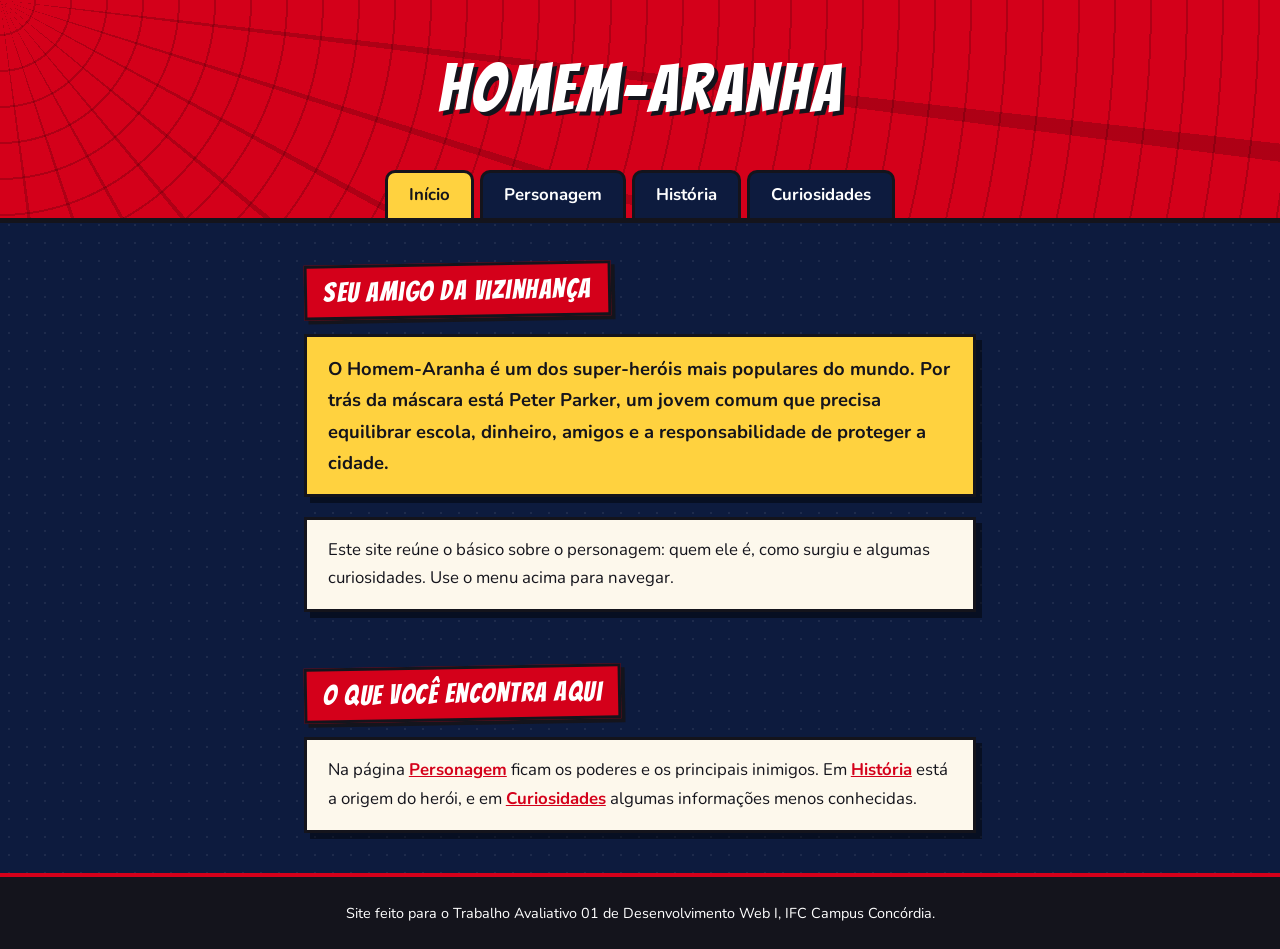
<file: index.html>
<!DOCTYPE html>
<html lang="pt-BR">
<head>
  <meta charset="UTF-8">
  <meta name="viewport" content="width=device-width, initial-scale=1">
  <title>Início | Homem-Aranha</title>
  <link rel="stylesheet" href="style.css">
</head>
<body>
  <header>
    <h1>Homem-Aranha</h1>
    <nav>
      <a href="index.html" class="ativo">Início</a>
      <a href="personagem.html">Personagem</a>
      <a href="historia.html">História</a>
      <a href="curiosidades.html">Curiosidades</a>
    </nav>
  </header>
  <main>
    <h2>Seu amigo da vizinhança</h2>
    <p class="destaque">O Homem-Aranha é um dos super-heróis mais populares do mundo. Por trás da máscara está Peter Parker, um jovem comum que precisa equilibrar escola, dinheiro, amigos e a responsabilidade de proteger a cidade.</p>
    <p>Este site reúne o básico sobre o personagem: quem ele é, como surgiu e algumas curiosidades. Use o menu acima para navegar.</p>
    <h2>O que você encontra aqui</h2>
    <p>Na página <a href="personagem.html">Personagem</a> ficam os poderes e os principais inimigos. Em <a href="historia.html">História</a> está a origem do herói, e em <a href="curiosidades.html">Curiosidades</a> algumas informações menos conhecidas.</p>
  </main>
  <footer>
    Site feito para o Trabalho Avaliativo 01 de Desenvolvimento Web I, IFC Campus Concórdia.
  </footer>
</body>
</html>
</file>
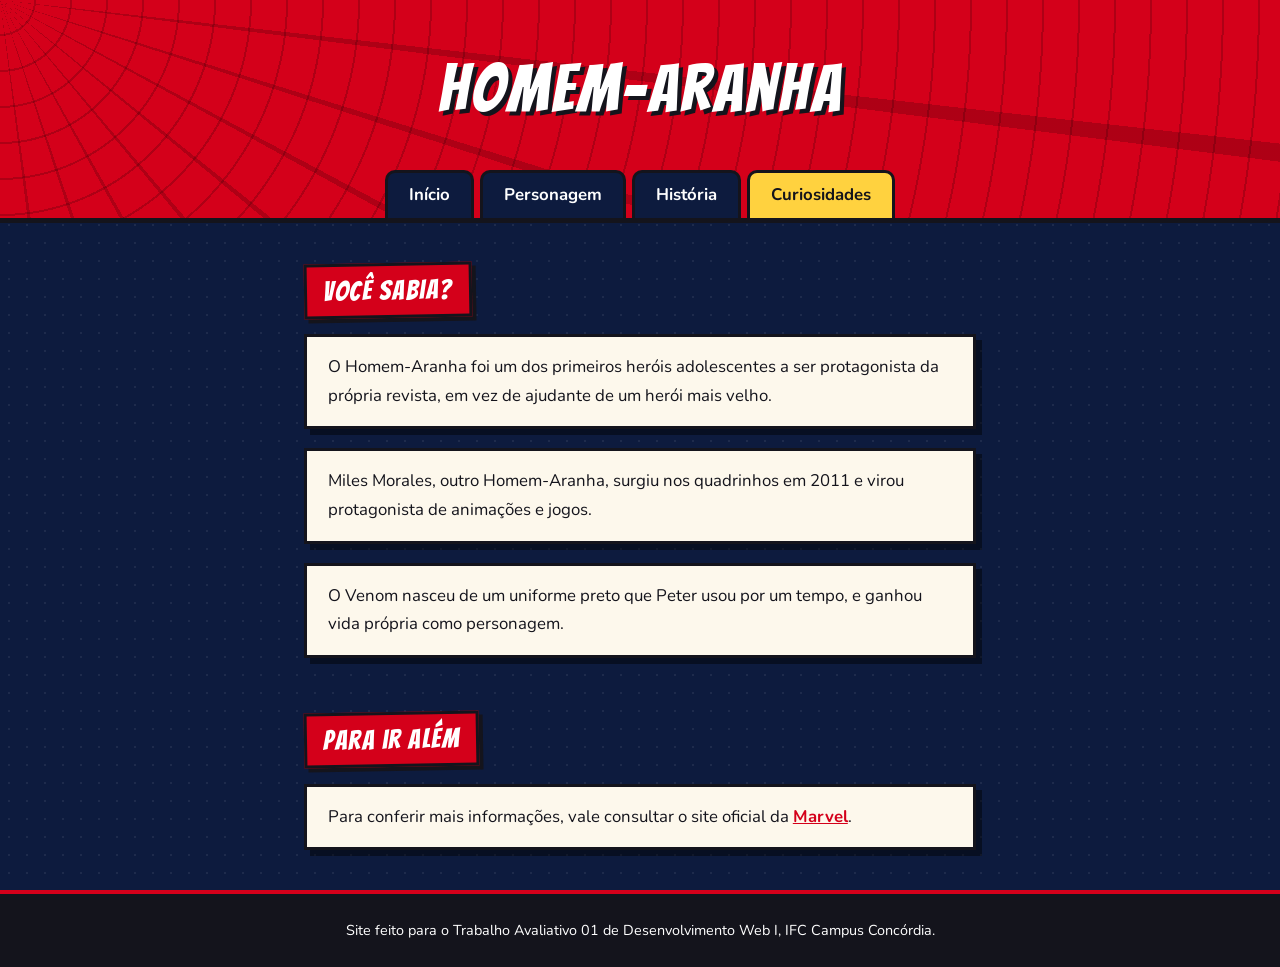
<file: curiosidades.html>
<!DOCTYPE html>
<html lang="pt-BR">
<head>
  <meta charset="UTF-8">
  <meta name="viewport" content="width=device-width, initial-scale=1">
  <title>Curiosidades | Homem-Aranha</title>
  <link rel="stylesheet" href="style.css">
</head>
<body>
  <header>
    <h1>Homem-Aranha</h1>
    <nav>
      <a href="index.html">Início</a>
      <a href="personagem.html">Personagem</a>
      <a href="historia.html">História</a>
      <a href="curiosidades.html" class="ativo">Curiosidades</a>
    </nav>
  </header>
  <main>
    <h2>Você sabia?</h2>
    <p>O Homem-Aranha foi um dos primeiros heróis adolescentes a ser protagonista da própria revista, em vez de ajudante de um herói mais velho.</p>
    <p>Miles Morales, outro Homem-Aranha, surgiu nos quadrinhos em 2011 e virou protagonista de animações e jogos.</p>
    <p>O Venom nasceu de um uniforme preto que Peter usou por um tempo, e ganhou vida própria como personagem.</p>
    <h2>Para ir além</h2>
    <p>Para conferir mais informações, vale consultar o site oficial da <a href="https://www.marvel.com/characters/spider-man-peter-parker">Marvel</a>.</p>
  </main>
  <footer>
    Site feito para o Trabalho Avaliativo 01 de Desenvolvimento Web I, IFC Campus Concórdia.
  </footer>
</body>
</html>
</file>
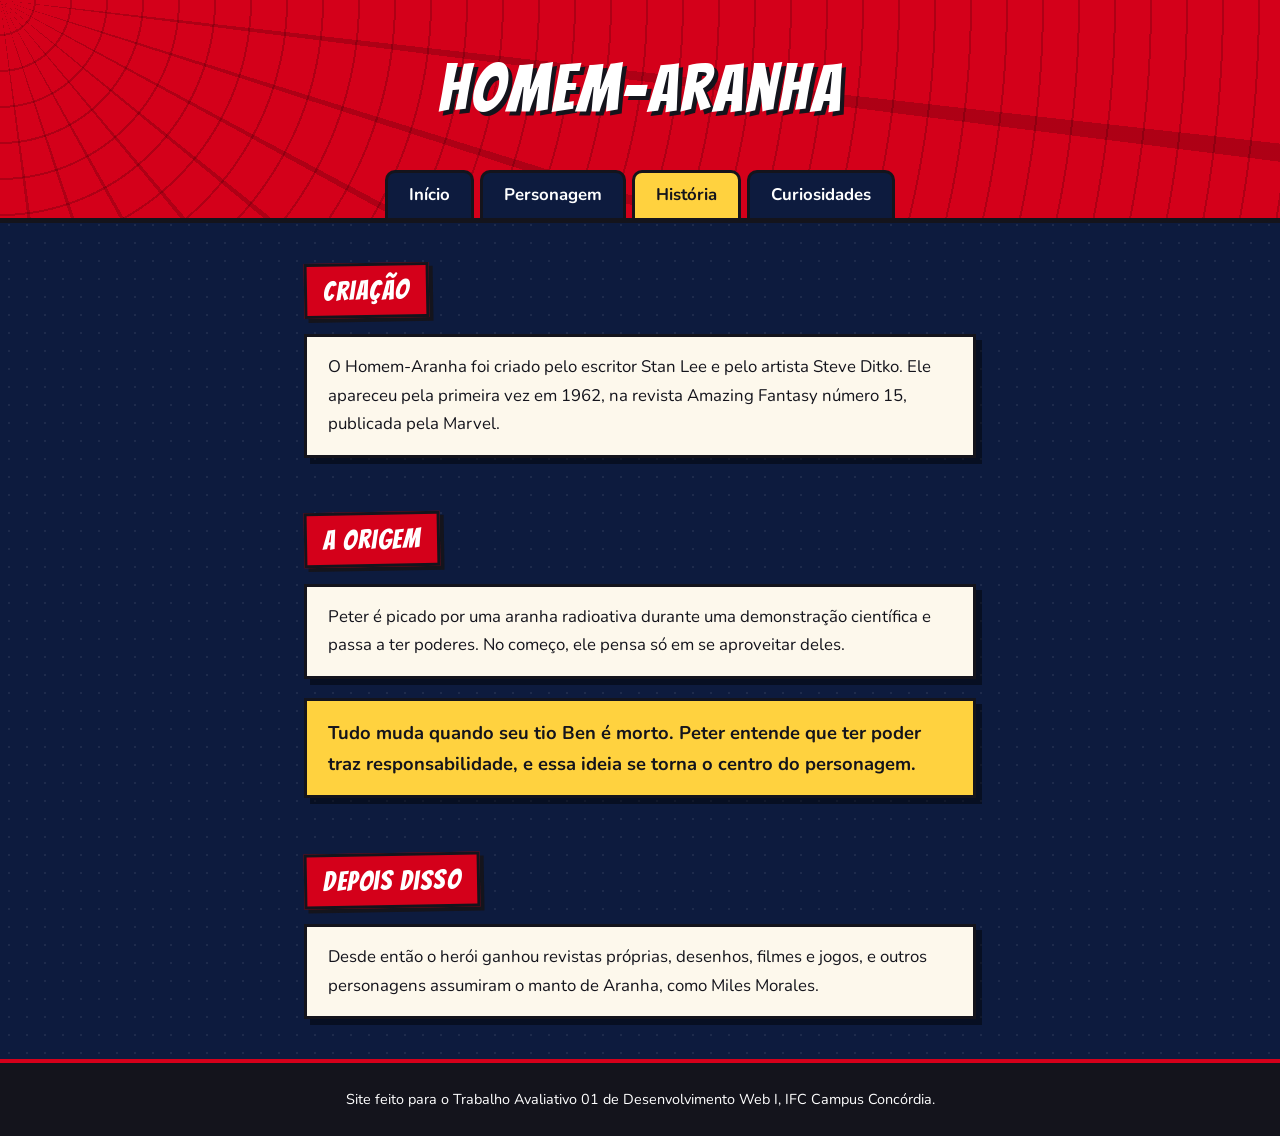
<file: historia.html>
<!DOCTYPE html>
<html lang="pt-BR">
<head>
  <meta charset="UTF-8">
  <meta name="viewport" content="width=device-width, initial-scale=1">
  <title>História | Homem-Aranha</title>
  <link rel="stylesheet" href="style.css">
</head>
<body>
  <header>
    <h1>Homem-Aranha</h1>
    <nav>
      <a href="index.html">Início</a>
      <a href="personagem.html">Personagem</a>
      <a href="historia.html" class="ativo">História</a>
      <a href="curiosidades.html">Curiosidades</a>
    </nav>
  </header>
  <main>
    <h2>Criação</h2>
    <p>O Homem-Aranha foi criado pelo escritor Stan Lee e pelo artista Steve Ditko. Ele apareceu pela primeira vez em 1962, na revista Amazing Fantasy número 15, publicada pela Marvel.</p>
    <h2>A origem</h2>
    <p>Peter é picado por uma aranha radioativa durante uma demonstração científica e passa a ter poderes. No começo, ele pensa só em se aproveitar deles.</p>
    <p class="destaque">Tudo muda quando seu tio Ben é morto. Peter entende que ter poder traz responsabilidade, e essa ideia se torna o centro do personagem.</p>
    <h2>Depois disso</h2>
    <p>Desde então o herói ganhou revistas próprias, desenhos, filmes e jogos, e outros personagens assumiram o manto de Aranha, como Miles Morales.</p>
  </main>
  <footer>
    Site feito para o Trabalho Avaliativo 01 de Desenvolvimento Web I, IFC Campus Concórdia.
  </footer>
</body>
</html>
</file>
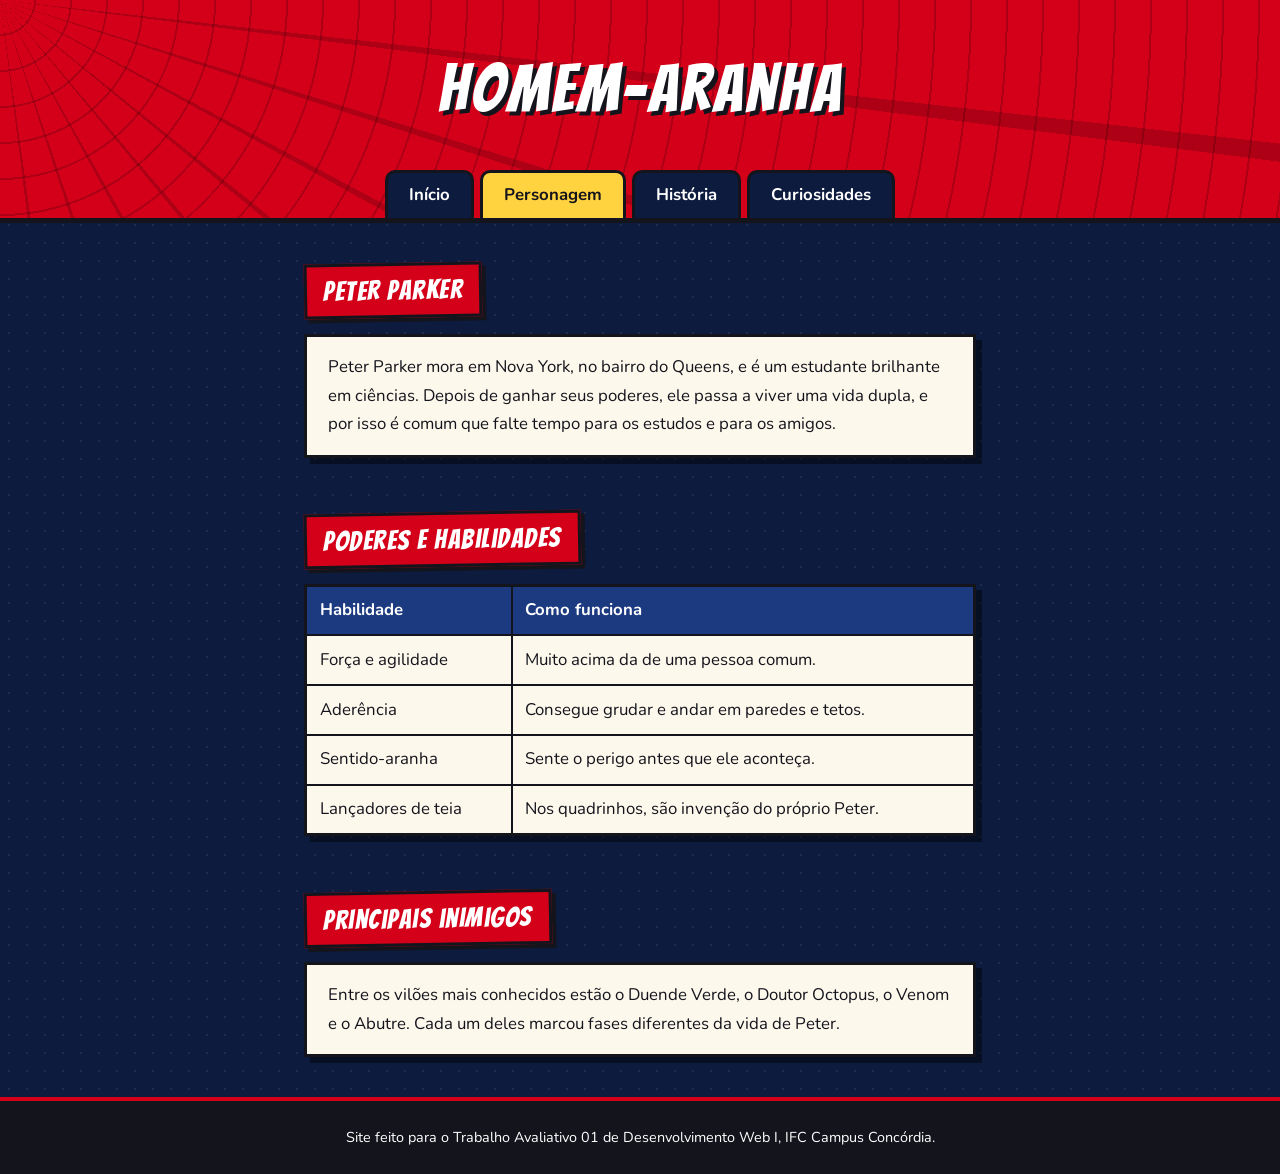
<file: personagem.html>
<!DOCTYPE html>
<html lang="pt-BR">
<head>
  <meta charset="UTF-8">
  <meta name="viewport" content="width=device-width, initial-scale=1">
  <title>Personagem | Homem-Aranha</title>
  <link rel="stylesheet" href="style.css">
</head>
<body>
  <header>
    <h1>Homem-Aranha</h1>
    <nav>
      <a href="index.html">Início</a>
      <a href="personagem.html" class="ativo">Personagem</a>
      <a href="historia.html">História</a>
      <a href="curiosidades.html">Curiosidades</a>
    </nav>
  </header>
  <main>
    <h2>Peter Parker</h2>
    <p>Peter Parker mora em Nova York, no bairro do Queens, e é um estudante brilhante em ciências. Depois de ganhar seus poderes, ele passa a viver uma vida dupla, e por isso é comum que falte tempo para os estudos e para os amigos.</p>
    <h2>Poderes e habilidades</h2>
    <table>
      <tr><th>Habilidade</th><th>Como funciona</th></tr>
      <tr><td>Força e agilidade</td><td>Muito acima da de uma pessoa comum.</td></tr>
      <tr><td>Aderência</td><td>Consegue grudar e andar em paredes e tetos.</td></tr>
      <tr><td>Sentido-aranha</td><td>Sente o perigo antes que ele aconteça.</td></tr>
      <tr><td>Lançadores de teia</td><td>Nos quadrinhos, são invenção do próprio Peter.</td></tr>
    </table>
    <h2>Principais inimigos</h2>
    <p>Entre os vilões mais conhecidos estão o Duende Verde, o Doutor Octopus, o Venom e o Abutre. Cada um deles marcou fases diferentes da vida de Peter.</p>
  </main>
  <footer>
    Site feito para o Trabalho Avaliativo 01 de Desenvolvimento Web I, IFC Campus Concórdia.
  </footer>
</body>
</html>
</file>
<file: style.css>
@import url("https://fonts.googleapis.com/css2?family=Bangers&family=Nunito:wght@400;700&display=swap");

:root {
  --vermelho: #d4001a;
  --azul: #0d1b3e;
  --azul-claro: #1c3a80;
  --amarelo: #ffd23f;
  --papel: #fdf8ec;
  --tinta: #14141c;
}

* { box-sizing: border-box; }

body {
  margin: 0;
  font-family: Nunito, "Segoe UI", Arial, sans-serif;
  font-size: 1.05rem;
  line-height: 1.7;
  color: var(--tinta);
  background-color: var(--azul);
  background-image: radial-gradient(rgba(255, 255, 255, 0.07) 1.5px, transparent 1.5px);
  background-size: 18px 18px;
}

/* Cabeçalho com teia desenhada só com CSS */
header {
  background-color: var(--vermelho);
  background-image:
    repeating-radial-gradient(circle at 0 0, transparent 0 34px, rgba(0, 0, 0, 0.18) 34px 36px),
    repeating-conic-gradient(from 0deg at 0 0, transparent 0 10deg, rgba(0, 0, 0, 0.18) 10deg 10.8deg);
  border-bottom: 5px solid var(--tinta);
  padding: 2rem 1rem 0;
  text-align: center;
}

header h1 {
  margin: 0 0 1.5rem;
  font-family: Bangers, Impact, "Arial Black", sans-serif;
  font-weight: normal;
  font-size: clamp(2.6rem, 8vw, 4.2rem);
  letter-spacing: 3px;
  color: #fff;
  text-shadow: 4px 4px 0 var(--tinta);
}

nav {
  display: flex;
  justify-content: center;
  flex-wrap: wrap;
  gap: 0.4rem;
}

nav a {
  padding: 0.5rem 1.3rem;
  background: var(--azul);
  color: #fff;
  border: 3px solid var(--tinta);
  border-bottom: none;
  border-radius: 10px 10px 0 0;
  text-decoration: none;
  font-weight: 700;
  transition: background 0.15s;
}

nav a:hover,
nav a:focus-visible {
  background: var(--azul-claro);
  outline: none;
}

nav a.ativo {
  background: var(--amarelo);
  color: var(--tinta);
}

main {
  max-width: 44rem;
  margin: 2.5rem auto;
  padding: 0 1rem;
}

/* Títulos como faixas de quadrinho */
h2 {
  display: inline-block;
  margin: 2.2rem 0 1rem;
  padding: 0.1rem 1rem;
  font-family: Bangers, Impact, sans-serif;
  font-weight: normal;
  font-size: 1.7rem;
  letter-spacing: 1.5px;
  color: #fff;
  background: var(--vermelho);
  border: 3px solid var(--tinta);
  box-shadow: 4px 4px 0 var(--tinta);
  transform: rotate(-1deg);
}

main h2:first-child { margin-top: 0; }

/* Cada parágrafo vira um quadro */
main p {
  margin: 0 0 1.2rem;
  padding: 1rem 1.3rem;
  background: var(--papel);
  border: 3px solid var(--tinta);
  box-shadow: 6px 6px 0 rgba(0, 0, 0, 0.45);
}

main p.destaque {
  background: var(--amarelo);
  font-weight: 700;
  font-size: 1.15rem;
}

table {
  width: 100%;
  margin-bottom: 1.2rem;
  border-collapse: collapse;
  background: var(--papel);
  border: 3px solid var(--tinta);
  box-shadow: 6px 6px 0 rgba(0, 0, 0, 0.45);
}

th, td {
  padding: 0.6rem 0.8rem;
  border: 2px solid var(--tinta);
  text-align: left;
}

th {
  background: var(--azul-claro);
  color: #fff;
}

a { color: var(--vermelho); font-weight: 700; }
a:hover { color: var(--azul-claro); }

footer {
  padding: 1.5rem 1rem;
  text-align: center;
  font-size: 0.9rem;
  color: #fff;
  background: var(--tinta);
  border-top: 4px solid var(--vermelho);
}

@media (max-width: 480px) {
  nav a { padding: 0.4rem 0.8rem; font-size: 0.9rem; }
}
</file>
